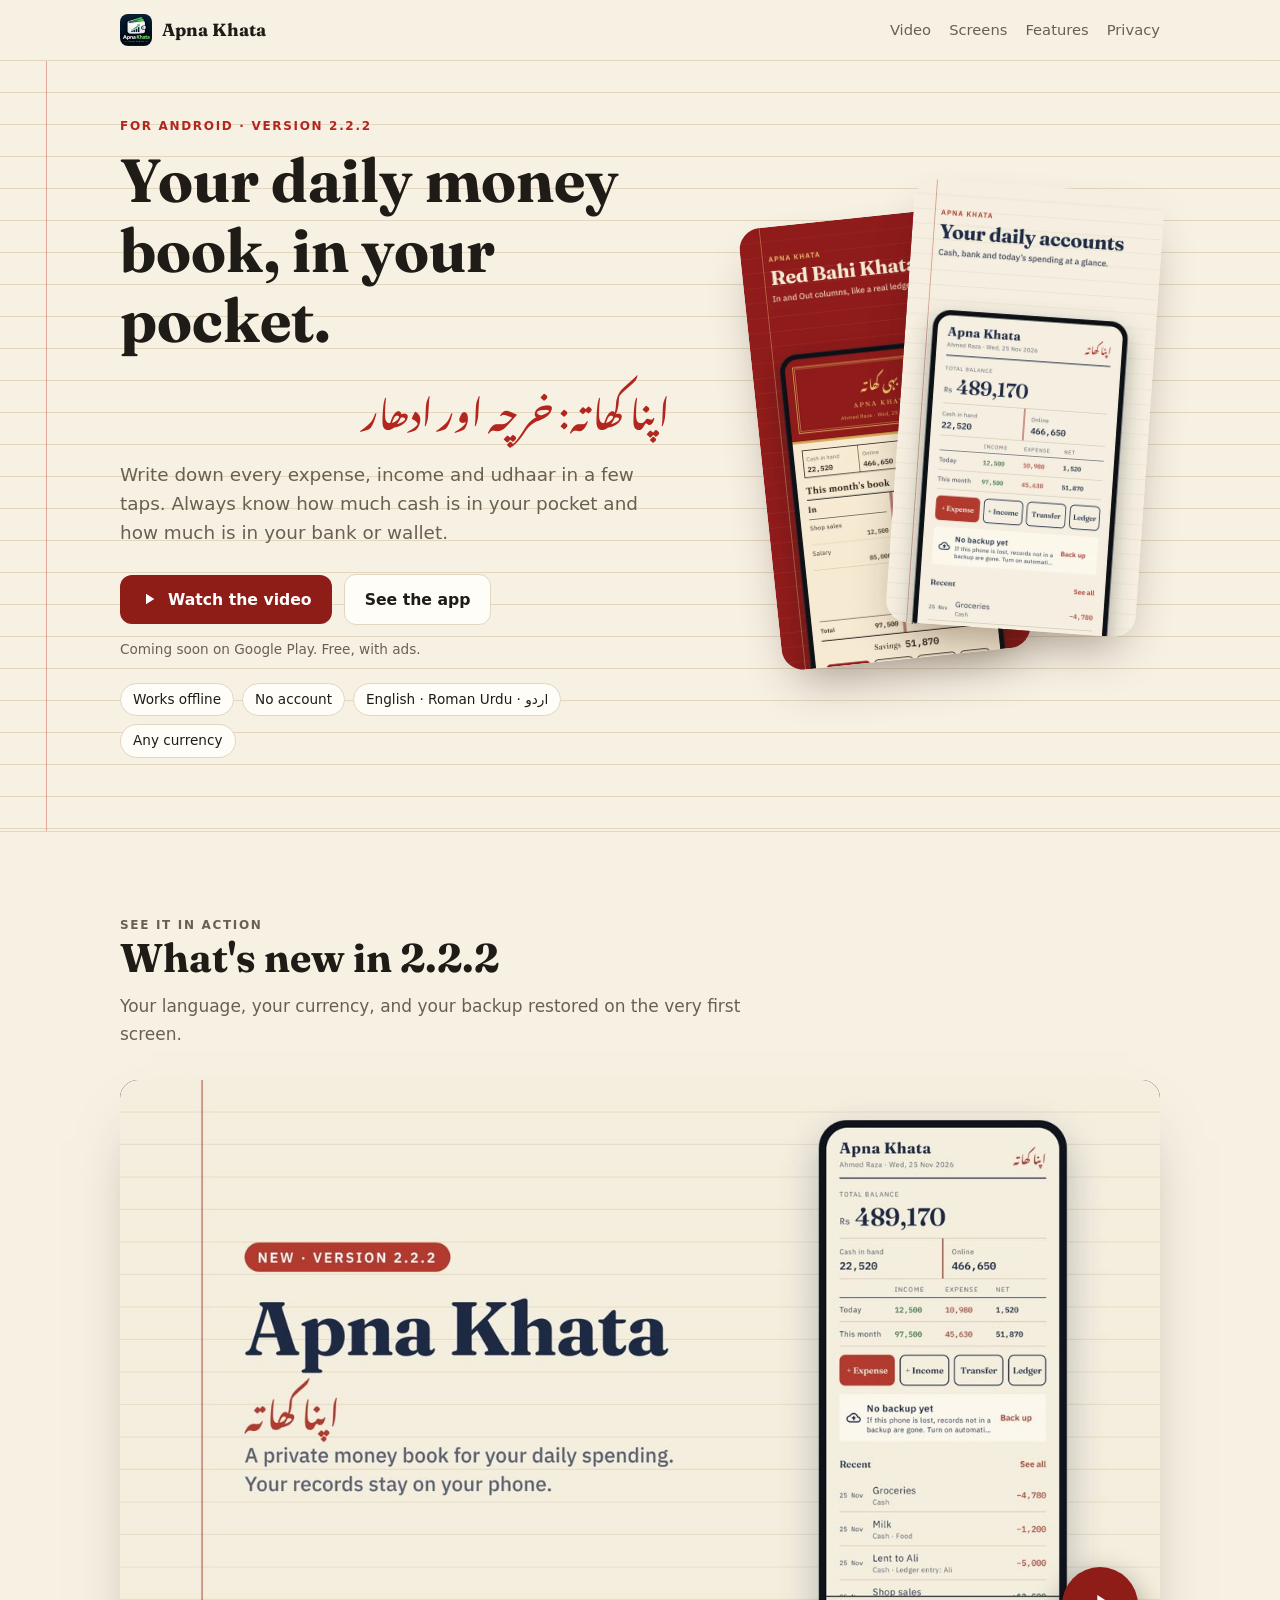
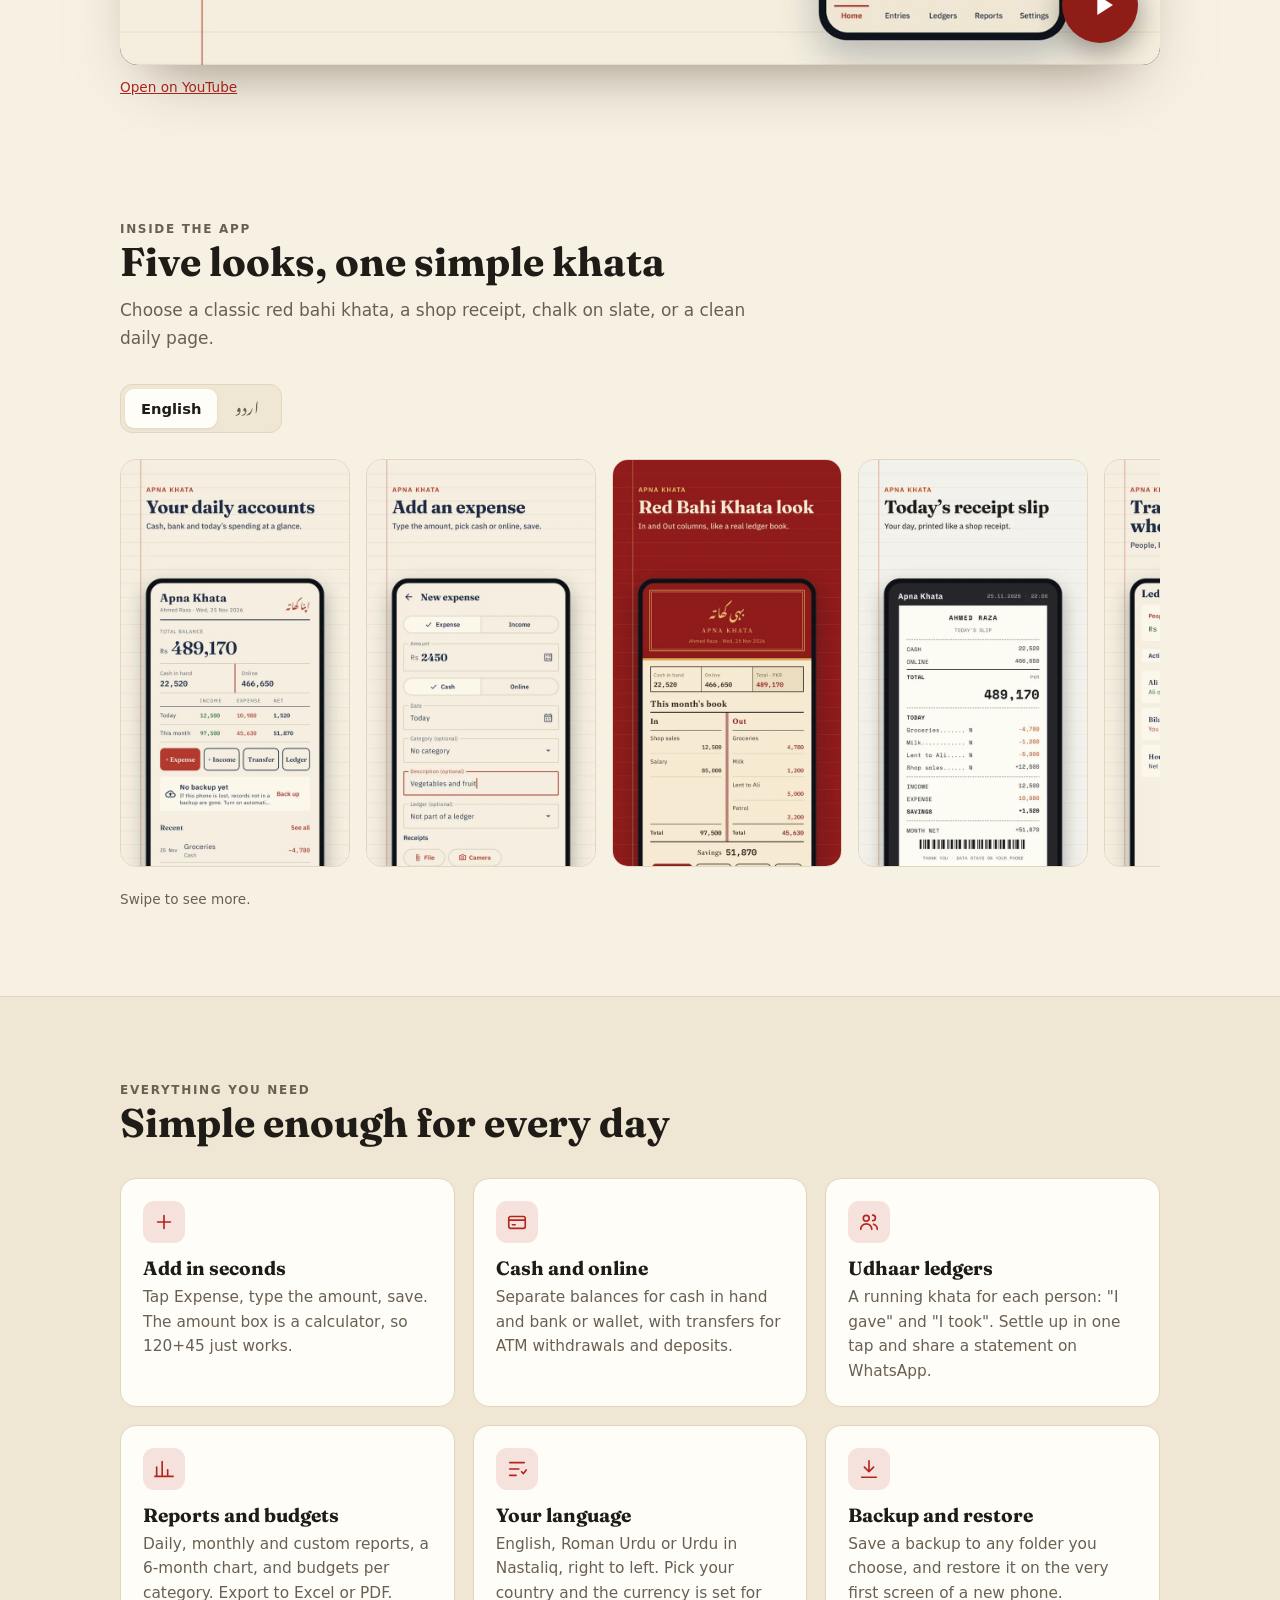
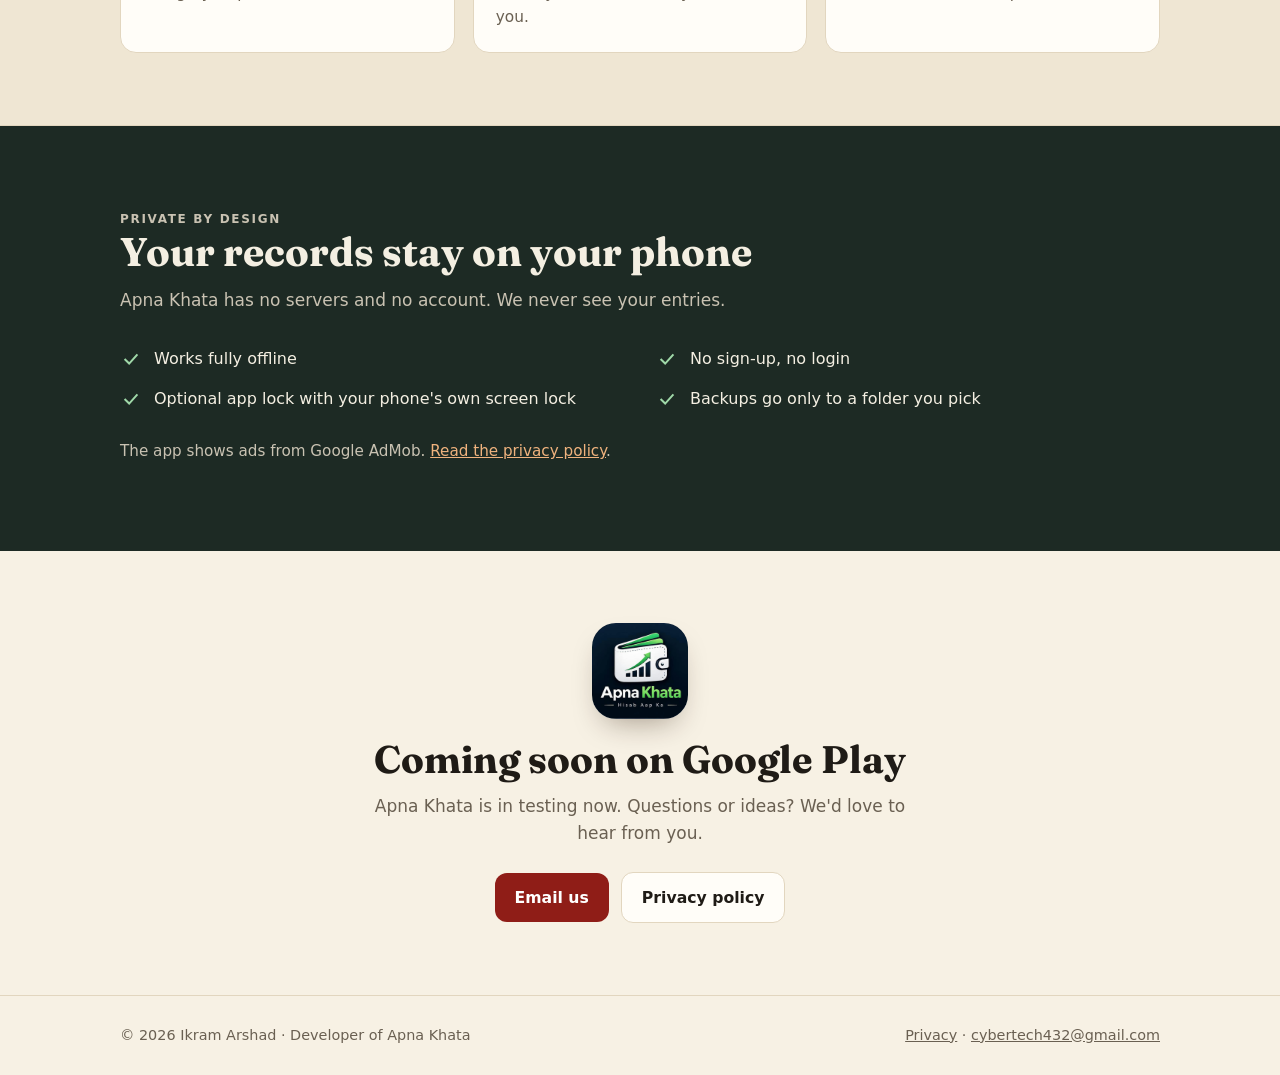
<file: index.html>
<!doctype html>
<html lang="en">
<head>
<meta charset="utf-8">
<meta name="viewport" content="width=device-width,initial-scale=1">
<title>Apna Khata: Expense &amp; Udhaar</title>
<meta name="description" content="Apna Khata is a simple, private daily khata for expenses, cash and udhaar. English, Roman Urdu and Urdu. Offline, no account, records stay on your phone.">
<meta property="og:title" content="Apna Khata: Expense &amp; Udhaar">
<meta property="og:description" content="Your daily money book for Android. Offline, no account, records stay on your phone.">
<meta property="og:image" content="https://ikramarshad.github.io/img/og.jpg">
<meta property="og:type" content="website">
<meta name="theme-color" content="#8f1d17">
<link rel="icon" href="img/icon.png">
<link rel="preconnect" href="https://fonts.googleapis.com">
<link rel="preconnect" href="https://fonts.gstatic.com" crossorigin>
<link href="https://fonts.googleapis.com/css2?family=Fraunces:opsz,wght@9..144,500;9..144,700&family=Noto+Nastaliq+Urdu:wght@500&display=swap" rel="stylesheet">
<style>
:root{
  --paper:#f7f1e4;--paper-2:#efe6d3;--ink:#1f1b16;--muted:#6a6052;--rule:#e2d6bf;
  --red:#8f1d17;--red-ink:#b3261e;--card:#fffdf8;--slate:#1d2a24;--chalk:#f4efe2;
  --serif:"Fraunces",Georgia,"Times New Roman",serif;
  --sans:system-ui,-apple-system,"Segoe UI",Roboto,sans-serif;
}
@media (prefers-color-scheme:dark){:root:not([data-theme="light"]){
  --paper:#16130f;--paper-2:#1e1a15;--ink:#f2ece3;--muted:#b3a794;--rule:#352e25;
  --red:#a8261d;--red-ink:#ff8a80;--card:#211c17;--slate:#121c18;
}}
*{box-sizing:border-box}
html{scroll-behavior:smooth}
body{margin:0;background:var(--paper);color:var(--ink);font:17px/1.6 var(--sans);-webkit-font-smoothing:antialiased}
img{max-width:100%;height:auto;display:block}
a{color:var(--red-ink)}
.wrap{max-width:1080px;margin:0 auto;padding:0 20px}
h1,h2,h3{font-family:var(--serif);font-weight:700;line-height:1.15;margin:0}
.eyebrow{font-size:.75rem;letter-spacing:.14em;text-transform:uppercase;color:var(--red-ink);font-weight:600;margin:0 0 10px}

/* nav */
nav{position:sticky;top:0;z-index:5;background:color-mix(in srgb,var(--paper) 88%,transparent);backdrop-filter:blur(8px);border-bottom:1px solid var(--rule)}
nav .wrap{display:flex;align-items:center;gap:12px;height:60px}
nav .brand{display:flex;align-items:center;gap:10px;font-family:var(--serif);font-weight:700;font-size:1.1rem;color:var(--ink);text-decoration:none}
nav .brand img{width:32px;height:32px;border-radius:8px}
nav .links{margin-left:auto;display:flex;gap:18px;font-size:.92rem}
nav .links a{color:var(--muted);text-decoration:none}
nav .links a:hover{color:var(--ink)}
@media (max-width:560px){nav .links a:not(:last-child){display:none}}

/* hero: ruled ledger paper */
.hero{background:
  linear-gradient(90deg,transparent 0 46px,color-mix(in srgb,var(--red-ink) 35%,transparent) 46px 47px,transparent 47px),
  repeating-linear-gradient(var(--paper) 0 31px,var(--rule) 31px 32px);
  border-bottom:1px solid var(--rule)}
.hero .wrap{display:grid;grid-template-columns:1.1fr .9fr;gap:40px;align-items:center;padding-top:56px;padding-bottom:56px}
.hero h1{font-size:clamp(2.3rem,5.4vw,3.8rem)}
.hero h1 .ur{display:block;font-family:"Noto Nastaliq Urdu",serif;font-weight:500;font-size:.62em;color:var(--red-ink);margin-top:14px;line-height:1.9}
.hero p.lead{font-size:1.15rem;color:var(--muted);max-width:34em;margin:18px 0 26px}
.cta{display:flex;flex-wrap:wrap;gap:12px;align-items:center}
.btn{display:inline-flex;align-items:center;gap:10px;padding:12px 20px;border-radius:12px;font-weight:600;text-decoration:none;font-size:.98rem}
.btn.primary{background:var(--red);color:#fff}
.btn.ghost{border:1.5px solid var(--rule);color:var(--ink);background:var(--card)}
.soon{font-size:.85rem;color:var(--muted);margin-top:14px}
.pills{display:flex;flex-wrap:wrap;gap:8px;margin-top:22px;padding:0;list-style:none}
.pills li{background:var(--card);border:1px solid var(--rule);border-radius:99px;padding:5px 12px;font-size:.85rem}
.phones{position:relative;height:520px}
.phones img{position:absolute;width:250px;border-radius:22px;box-shadow:0 24px 50px -18px rgba(40,20,0,.45)}
.phones img:nth-child(1){right:150px;top:30px;transform:rotate(-6deg)}
.phones img:nth-child(2){right:10px;top:0;transform:rotate(4deg)}
@media (max-width:860px){
  .hero{background:repeating-linear-gradient(var(--paper) 0 31px,var(--rule) 31px 32px)}
  .hero .wrap{grid-template-columns:1fr;padding-top:36px}
  .phones{height:400px;max-width:400px;margin:0 auto;width:100%}
  .phones img{width:190px}
  .phones img:nth-child(1){left:10px;right:auto}
  .phones img:nth-child(2){right:10px}
}

section{padding:72px 0}
.head{max-width:640px;margin-bottom:32px}
.head h2{font-size:clamp(1.8rem,3.6vw,2.5rem)}
.head p{color:var(--muted);margin:12px 0 0}

/* video */
.video{position:relative;aspect-ratio:16/9;border-radius:18px;overflow:hidden;background:#000;box-shadow:0 30px 60px -30px rgba(40,20,0,.5);cursor:pointer;border:0;padding:0;width:100%}
.video img{width:100%;height:100%;object-fit:cover;transition:transform .4s}
.video:hover img{transform:scale(1.02)}
.video .play{position:absolute;right:22px;bottom:22px;width:76px;height:76px;border-radius:50%;background:var(--red);display:grid;place-items:center;box-shadow:0 10px 30px rgba(0,0,0,.4)}
.video .play svg{width:34px;height:34px;margin-left:5px;fill:#fff}
.video iframe{position:absolute;inset:0;width:100%;height:100%;border:0}

/* screenshots */
.tabs{display:inline-flex;background:var(--paper-2);border:1px solid var(--rule);border-radius:12px;padding:4px;margin-bottom:22px}
.tabs button{border:0;background:none;font:inherit;font-size:.92rem;padding:8px 16px;border-radius:9px;color:var(--muted);cursor:pointer}
.tabs button[aria-selected="true"]{background:var(--card);color:var(--ink);font-weight:600;box-shadow:0 1px 3px rgba(0,0,0,.08)}
.tabs button.ur{font-family:"Noto Nastaliq Urdu",serif;font-size:1rem;line-height:1.2;padding:4px 18px 10px}
.shots{display:flex;gap:16px;overflow-x:auto;scroll-snap-type:x mandatory;padding:4px 0 18px;scrollbar-width:thin}
.shots img{flex:none;width:230px;border-radius:16px;scroll-snap-align:start;border:1px solid var(--rule);background:var(--paper-2)}
@media (max-width:560px){.shots img{width:68vw}}
.hint{font-size:.85rem;color:var(--muted);margin-top:4px}

/* features */
.features{background:var(--paper-2);border-top:1px solid var(--rule);border-bottom:1px solid var(--rule)}
.grid{display:grid;grid-template-columns:repeat(3,1fr);gap:18px}
@media (max-width:860px){.grid{grid-template-columns:repeat(2,1fr)}}
@media (max-width:560px){.grid{grid-template-columns:1fr}}
.f{background:var(--card);border:1px solid var(--rule);border-radius:16px;padding:22px}
.f .ic{width:42px;height:42px;border-radius:11px;background:color-mix(in srgb,var(--red-ink) 12%,transparent);display:grid;place-items:center;margin-bottom:14px}
.f .ic svg{width:22px;height:22px;stroke:var(--red-ink);fill:none;stroke-width:1.8;stroke-linecap:round;stroke-linejoin:round}
.f h3{font-size:1.2rem;margin-bottom:6px}
.f p{margin:0;color:var(--muted);font-size:.96rem}

/* privacy slate */
.slate{background:var(--slate);color:var(--chalk)}
.slate .head p{color:#c9c2b2}
.slate .eyebrow{color:#f0b37e}
.checks{display:grid;grid-template-columns:repeat(2,1fr);gap:14px 32px;padding:0;margin:0;list-style:none}
@media (max-width:640px){.checks{grid-template-columns:1fr}}
.checks li{display:flex;gap:12px;align-items:flex-start;font-size:1rem}
.checks li svg{flex:none;width:22px;height:22px;stroke:#9fd8a8;fill:none;stroke-width:2.2;margin-top:2px}
.slate a{color:#f0b37e}

/* closing */
.closing{text-align:center}
.closing img{width:96px;height:96px;border-radius:24px;margin:0 auto 18px;box-shadow:0 14px 30px -12px rgba(40,20,0,.4)}
.closing h2{font-size:clamp(1.8rem,3.6vw,2.4rem)}
.closing p{color:var(--muted);max-width:32em;margin:12px auto 24px}
.closing .cta{justify-content:center}
footer{border-top:1px solid var(--rule);padding:28px 0;font-size:.9rem;color:var(--muted)}
footer .wrap{display:flex;flex-wrap:wrap;gap:8px 20px;justify-content:space-between}
footer a{color:var(--muted)}
</style>
</head>
<body>

<nav><div class="wrap">
  <a class="brand" href="#top"><img src="img/icon.png" alt="">Apna Khata</a>
  <div class="links"><a href="#video">Video</a><a href="#screens">Screens</a><a href="#features">Features</a><a href="#privacy">Privacy</a></div>
</div></nav>

<header class="hero" id="top"><div class="wrap">
  <div>
    <p class="eyebrow">For Android · Version 2.2.2</p>
    <h1>Your daily money book, in your pocket.<span class="ur" lang="ur" dir="rtl">اپنا کھاتہ: خرچہ اور ادھار</span></h1>
    <p class="lead">Write down every expense, income and udhaar in a few taps. Always know how much cash is in your pocket and how much is in your bank or wallet.</p>
    <div class="cta">
      <a class="btn primary" href="#video"><svg width="18" height="18" viewBox="0 0 24 24" fill="#fff"><path d="M8 5v14l11-7z"/></svg>Watch the video</a>
      <a class="btn ghost" href="#screens">See the app</a>
    </div>
    <p class="soon">Coming soon on Google Play. Free, with ads.</p>
    <ul class="pills"><li>Works offline</li><li>No account</li><li>English · Roman Urdu · اردو</li><li>Any currency</li></ul>
  </div>
  <div class="phones" aria-hidden="true">
    <img src="img/en/03-bahi.webp" alt="" width="540" height="960">
    <img src="img/en/01-home.webp" alt="" width="540" height="960">
  </div>
</div></header>

<section id="video"><div class="wrap">
  <div class="head">
    <p class="eyebrow">See it in action</p>
    <h2>What's new in 2.2.2</h2>
    <p>Your language, your currency, and your backup restored on the very first screen.</p>
  </div>
  <button class="video" id="yt" aria-label="Play the Apna Khata video">
    <img src="img/video.jpg" alt="Apna Khata 2.2.2 video" loading="lazy">
    <span class="play"><svg viewBox="0 0 24 24"><path d="M8 5v14l11-7z"/></svg></span>
  </button>
  <p class="hint"><a href="https://www.youtube.com/watch?v=P8p9BI2lGts" target="_blank" rel="noopener">Open on YouTube</a></p>
</div></section>

<section id="screens" style="padding-top:24px"><div class="wrap">
  <div class="head">
    <p class="eyebrow">Inside the app</p>
    <h2>Five looks, one simple khata</h2>
    <p>Choose a classic red bahi khata, a shop receipt, chalk on slate, or a clean daily page.</p>
  </div>
  <div class="tabs" role="tablist">
    <button role="tab" aria-selected="true" data-set="en">English</button>
    <button role="tab" aria-selected="false" data-set="ur" class="ur" lang="ur">اردو</button>
  </div>
  <div class="shots" id="shots" tabindex="0" aria-label="App screenshots"></div>
  <p class="hint">Swipe to see more.</p>
</div></section>

<section class="features" id="features"><div class="wrap">
  <div class="head">
    <p class="eyebrow">Everything you need</p>
    <h2>Simple enough for every day</h2>
  </div>
  <div class="grid">
    <div class="f"><div class="ic"><svg viewBox="0 0 24 24"><path d="M12 5v14M5 12h14"/></svg></div><h3>Add in seconds</h3><p>Tap Expense, type the amount, save. The amount box is a calculator, so 120+45 just works.</p></div>
    <div class="f"><div class="ic"><svg viewBox="0 0 24 24"><rect x="3" y="6" width="18" height="13" rx="2"/><path d="M3 10h18M7 15h3"/></svg></div><h3>Cash and online</h3><p>Separate balances for cash in hand and bank or wallet, with transfers for ATM withdrawals and deposits.</p></div>
    <div class="f"><div class="ic"><svg viewBox="0 0 24 24"><circle cx="9" cy="8" r="3.2"/><path d="M3 20c0-3.3 2.7-6 6-6s6 2.7 6 6M16 4.5a3 3 0 0 1 0 6M21 20c0-2.6-1.6-4.8-4-5.6"/></svg></div><h3>Udhaar ledgers</h3><p>A running khata for each person: "I gave" and "I took". Settle up in one tap and share a statement on WhatsApp.</p></div>
    <div class="f"><div class="ic"><svg viewBox="0 0 24 24"><path d="M4 20V10M10 20V4M16 20v-7M22 20H2"/></svg></div><h3>Reports and budgets</h3><p>Daily, monthly and custom reports, a 6-month chart, and budgets per category. Export to Excel or PDF.</p></div>
    <div class="f"><div class="ic"><svg viewBox="0 0 24 24"><path d="M4 5h16M4 12h10M4 19h7"/><path d="M17 15l2 2 3-4"/></svg></div><h3>Your language</h3><p>English, Roman Urdu or Urdu in Nastaliq, right to left. Pick your country and the currency is set for you.</p></div>
    <div class="f"><div class="ic"><svg viewBox="0 0 24 24"><path d="M12 3v12M7 10l5 5 5-5M4 21h16"/></svg></div><h3>Backup and restore</h3><p>Save a backup to any folder you choose, and restore it on the very first screen of a new phone.</p></div>
  </div>
</div></section>

<section class="slate" id="privacy"><div class="wrap">
  <div class="head">
    <p class="eyebrow">Private by design</p>
    <h2>Your records stay on your phone</h2>
    <p>Apna Khata has no servers and no account. We never see your entries.</p>
  </div>
  <ul class="checks">
    <li><svg viewBox="0 0 24 24"><path d="M5 12l5 5 9-10"/></svg>Works fully offline</li>
    <li><svg viewBox="0 0 24 24"><path d="M5 12l5 5 9-10"/></svg>No sign-up, no login</li>
    <li><svg viewBox="0 0 24 24"><path d="M5 12l5 5 9-10"/></svg>Optional app lock with your phone's own screen lock</li>
    <li><svg viewBox="0 0 24 24"><path d="M5 12l5 5 9-10"/></svg>Backups go only to a folder you pick</li>
  </ul>
  <p style="margin-top:28px;color:#c9c2b2;font-size:.95rem">The app shows ads from Google AdMob. <a href="privacy.html">Read the privacy policy</a>.</p>
</div></section>

<section class="closing"><div class="wrap">
  <img src="img/icon.png" alt="Apna Khata icon" width="256" height="256">
  <h2>Coming soon on Google Play</h2>
  <p>Apna Khata is in testing now. Questions or ideas? We'd love to hear from you.</p>
  <div class="cta"><a class="btn primary" href="mailto:cybertech432@gmail.com">Email us</a><a class="btn ghost" href="privacy.html">Privacy policy</a></div>
</div></section>

<footer><div class="wrap">
  <span>© 2026 Ikram Arshad · Developer of Apna Khata</span>
  <span><a href="privacy.html">Privacy</a> · <a href="mailto:cybertech432@gmail.com">cybertech432@gmail.com</a></span>
</div></footer>

<script>
const sets={
  en:[["01-home","Home: cash, bank and today's spending"],["02-add","Add an expense"],["03-bahi","Red bahi khata look"],["04-raseed","Today's receipt slip"],["05-ledgers","Track who owes whom"],["06-reports","Monthly reports"],["07-takhti","Chalk-on-slate look"],["08-settle","Settle up and share"]],
  ur:[["01-home","ہوم"],["02-add","خرچہ لکھیں"],["03-bahi","بہی کھاتہ"],["04-raseed","آج کی رسید"],["05-khate","کھاتے"],["06-report","رپورٹ"],["07-takhti","تختی"],["08-barabar","حساب برابر"]]
};
const box=document.getElementById('shots');
function show(k){
  box.innerHTML=sets[k].map(([f,a])=>`<img src="img/${k}/${f}.webp" alt="${a}" width="540" height="960" loading="lazy">`).join('');
  box.scrollLeft=0;
  document.querySelectorAll('.tabs button').forEach(b=>b.setAttribute('aria-selected',b.dataset.set===k));
}
document.querySelectorAll('.tabs button').forEach(b=>b.onclick=()=>show(b.dataset.set));
show('en');
document.getElementById('yt').addEventListener('click',function(){
  this.innerHTML='<iframe src="https://www.youtube-nocookie.com/embed/P8p9BI2lGts?autoplay=1&rel=0" title="Apna Khata 2.2.2" allow="autoplay; encrypted-media; picture-in-picture; fullscreen" allowfullscreen></iframe>';
},{once:true});
</script>
</body>
</html>
</file>
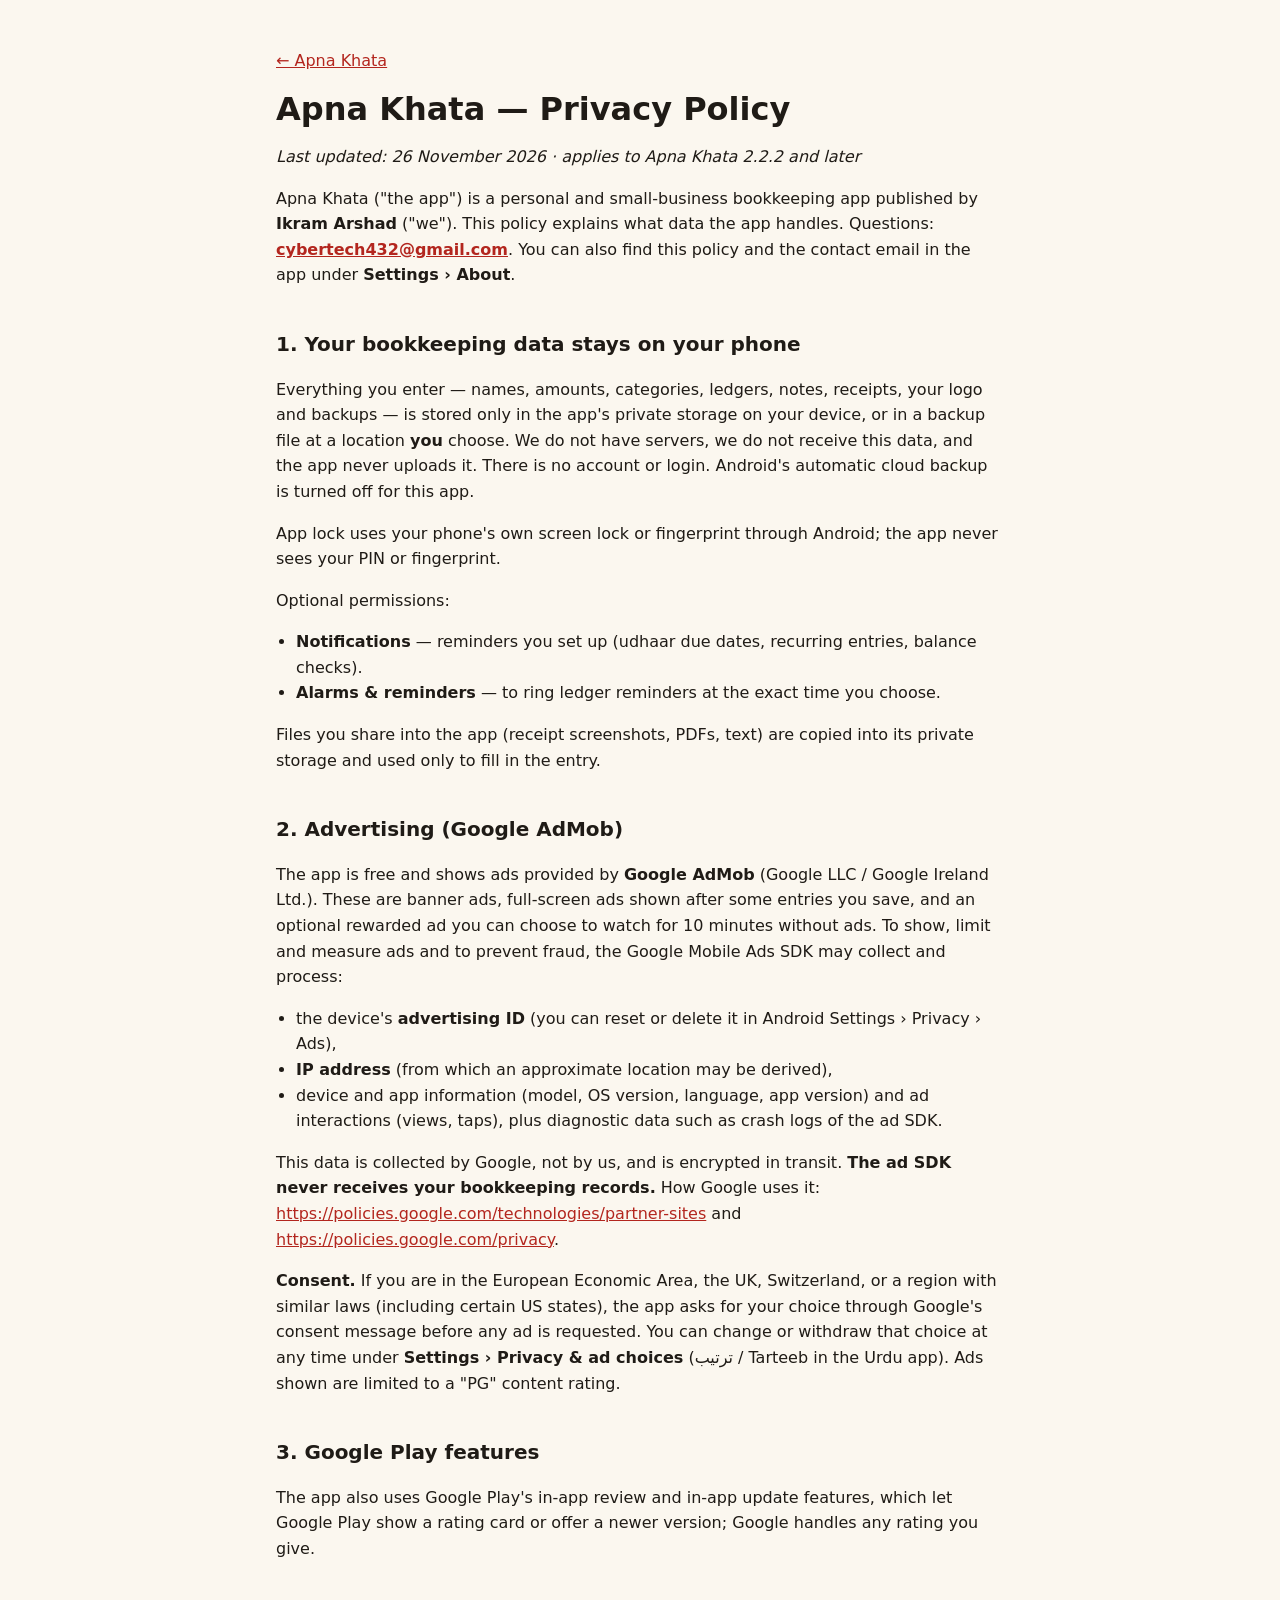
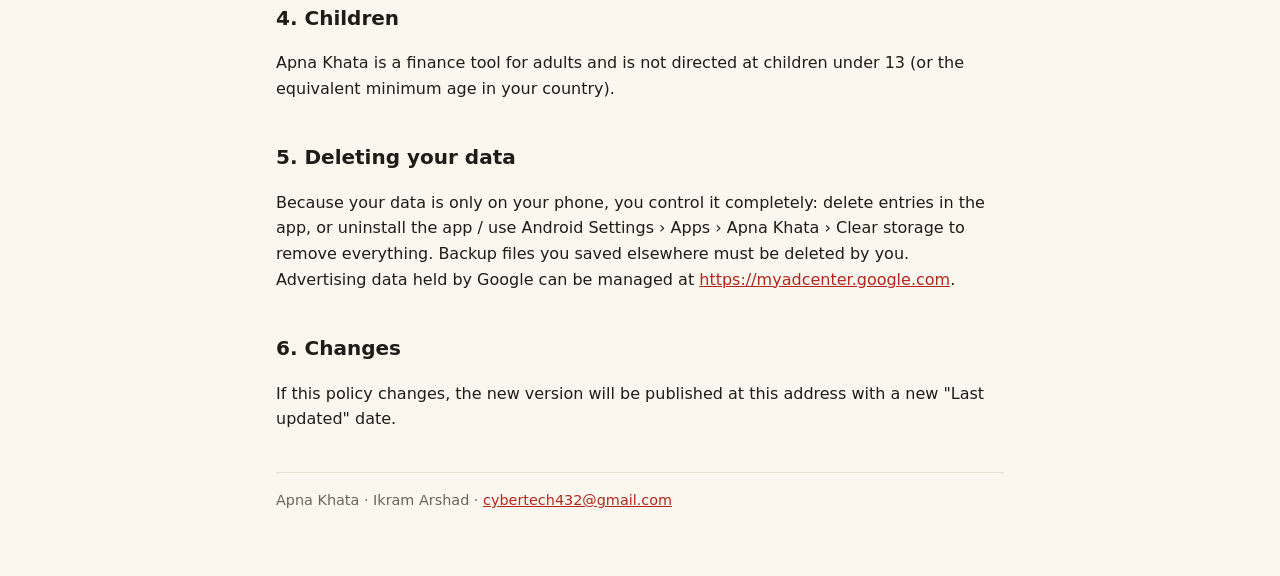
<file: privacy.html>
<!doctype html>
<html lang="en">
<head>
<meta charset="utf-8">
<meta name="viewport" content="width=device-width,initial-scale=1">
<title>Apna Khata Privacy Policy</title>
<link rel="icon" href="img/icon.png">
<link rel="stylesheet" href="style.css">
</head>
<body>
<main class="policy">
<p><a href="./">← Apna Khata</a></p>
<h1>Apna Khata — Privacy Policy</h1>
<p><em>Last updated: 26 November 2026 · applies to Apna Khata 2.2.2 and later</em></p>

<p>Apna Khata ("the app") is a personal and small-business bookkeeping app published by <strong>Ikram Arshad</strong> ("we"). This policy explains what data the app handles. Questions: <strong><a href="mailto:cybertech432@gmail.com">cybertech432@gmail.com</a></strong>. You can also find this policy and the contact email in the app under <strong>Settings › About</strong>.</p>

<h2>1. Your bookkeeping data stays on your phone</h2>
<p>Everything you enter — names, amounts, categories, ledgers, notes, receipts, your logo and backups — is stored only in the app's private storage on your device, or in a backup file at a location <strong>you</strong> choose. We do not have servers, we do not receive this data, and the app never uploads it. There is no account or login. Android's automatic cloud backup is turned off for this app.</p>
<p>App lock uses your phone's own screen lock or fingerprint through Android; the app never sees your PIN or fingerprint.</p>
<p>Optional permissions:</p>
<ul>
<li><strong>Notifications</strong> — reminders you set up (udhaar due dates, recurring entries, balance checks).</li>
<li><strong>Alarms &amp; reminders</strong> — to ring ledger reminders at the exact time you choose.</li>
</ul>
<p>Files you share into the app (receipt screenshots, PDFs, text) are copied into its private storage and used only to fill in the entry.</p>

<h2>2. Advertising (Google AdMob)</h2>
<p>The app is free and shows ads provided by <strong>Google AdMob</strong> (Google LLC / Google Ireland Ltd.). These are banner ads, full-screen ads shown after some entries you save, and an optional rewarded ad you can choose to watch for 10 minutes without ads. To show, limit and measure ads and to prevent fraud, the Google Mobile Ads SDK may collect and process:</p>
<ul>
<li>the device's <strong>advertising ID</strong> (you can reset or delete it in Android Settings › Privacy › Ads),</li>
<li><strong>IP address</strong> (from which an approximate location may be derived),</li>
<li>device and app information (model, OS version, language, app version) and ad interactions (views, taps), plus diagnostic data such as crash logs of the ad SDK.</li>
</ul>
<p>This data is collected by Google, not by us, and is encrypted in transit. <strong>The ad SDK never receives your bookkeeping records.</strong> How Google uses it: <a href="https://policies.google.com/technologies/partner-sites">https://policies.google.com/technologies/partner-sites</a> and <a href="https://policies.google.com/privacy">https://policies.google.com/privacy</a>.</p>
<p><strong>Consent.</strong> If you are in the European Economic Area, the UK, Switzerland, or a region with similar laws (including certain US states), the app asks for your choice through Google's consent message before any ad is requested. You can change or withdraw that choice at any time under <strong>Settings › Privacy &amp; ad choices</strong> (ترتیب / Tarteeb in the Urdu app). Ads shown are limited to a "PG" content rating.</p>

<h2>3. Google Play features</h2>
<p>The app also uses Google Play's in-app review and in-app update features, which let Google Play show a rating card or offer a newer version; Google handles any rating you give.</p>

<h2>4. Children</h2>
<p>Apna Khata is a finance tool for adults and is not directed at children under 13 (or the equivalent minimum age in your country).</p>

<h2>5. Deleting your data</h2>
<p>Because your data is only on your phone, you control it completely: delete entries in the app, or uninstall the app / use Android Settings › Apps › Apna Khata › Clear storage to remove everything. Backup files you saved elsewhere must be deleted by you. Advertising data held by Google can be managed at <a href="https://myadcenter.google.com">https://myadcenter.google.com</a>.</p>

<h2>6. Changes</h2>
<p>If this policy changes, the new version will be published at this address with a new "Last updated" date.</p>

<footer>Apna Khata · Ikram Arshad · <a href="mailto:cybertech432@gmail.com">cybertech432@gmail.com</a></footer>
</main>
</body>
</html>
</file>
<file: style.css>
:root{--bg:#fbf7ef;--fg:#1f1b16;--muted:#6b6258;--card:#fff;--line:#e8dfd0;--accent:#b3261e}
@media (prefers-color-scheme:dark){:root{--bg:#171411;--fg:#f2ece3;--muted:#b0a596;--card:#221e1a;--line:#3a332c;--accent:#ff8a80}}
*{box-sizing:border-box}
body{margin:0;background:var(--bg);color:var(--fg);font:16px/1.6 system-ui,-apple-system,"Segoe UI",Roboto,sans-serif}
main{max-width:760px;margin:0 auto;padding:32px 16px 64px}
a{color:var(--accent)}
.hero{display:flex;gap:20px;align-items:center;margin:24px 0}
.hero img{width:96px;height:96px;border-radius:22px;flex:none}
h1{margin:0;font-size:2rem;line-height:1.2}
.sub{color:var(--muted);margin:4px 0 0}
.card{background:var(--card);border:1px solid var(--line);border-radius:14px;padding:16px 20px;margin:16px 0}
ul{padding-left:20px}
footer{color:var(--muted);font-size:.9rem;margin-top:40px;border-top:1px solid var(--line);padding-top:16px}
.policy h2{margin-top:2em;font-size:1.25rem}
</file>
